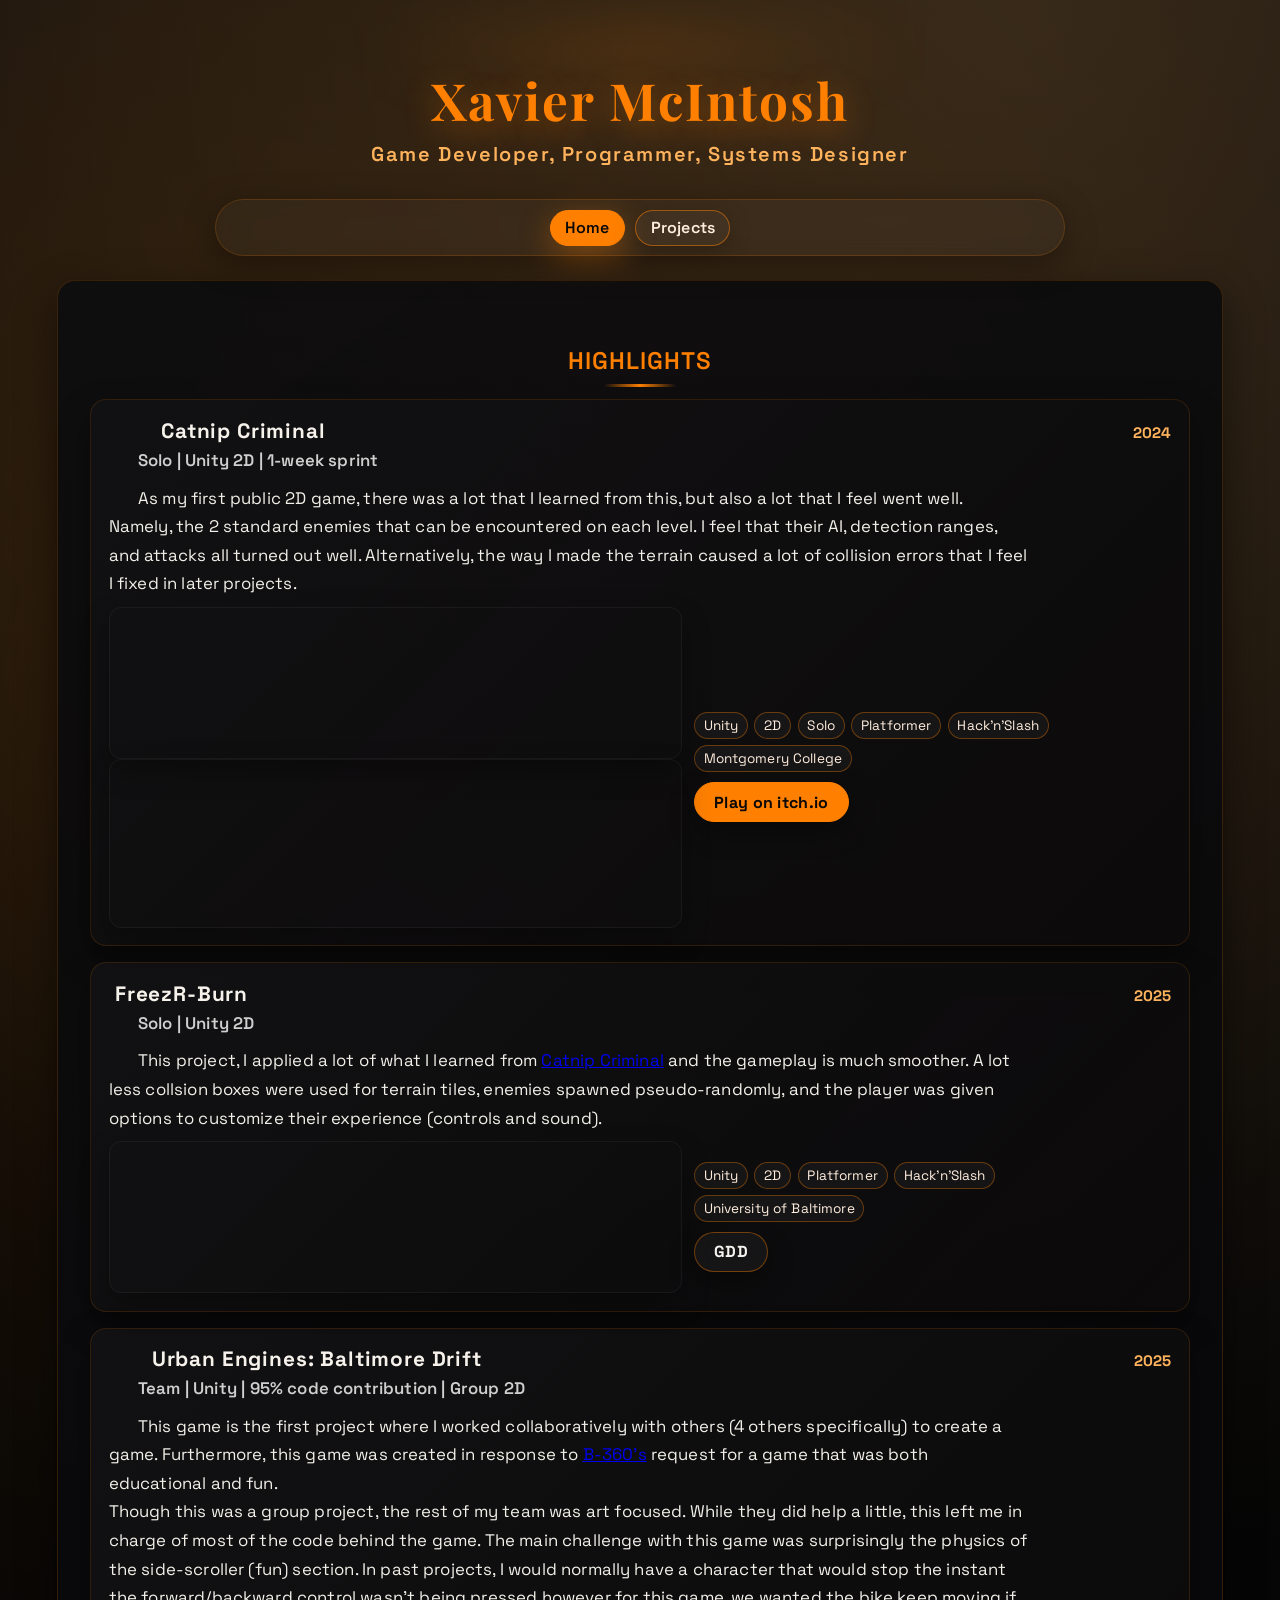
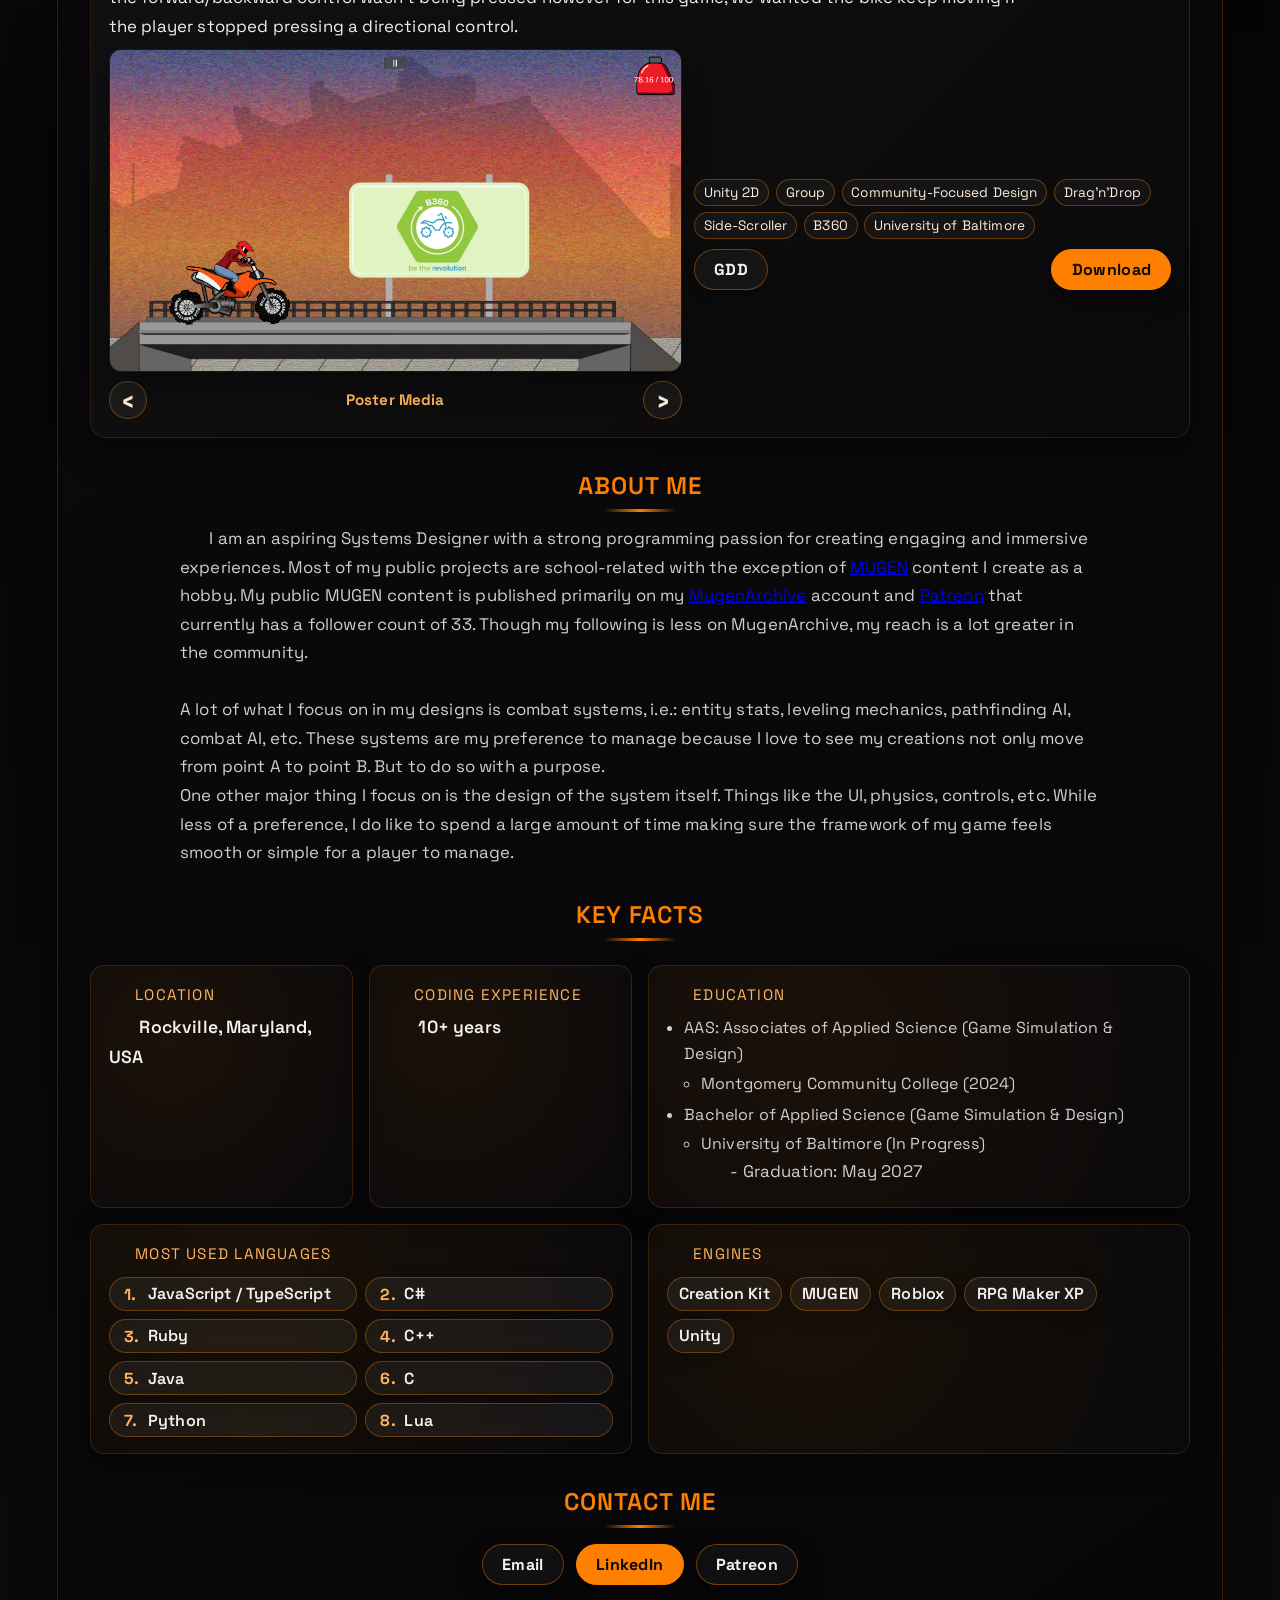
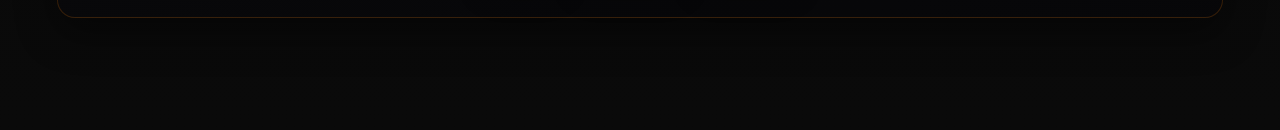
<file: index.html>
<!DOCTYPE html>
<html lang="en">
	<head>
		<meta charset="UTF-8">
		<meta name="viewport" content="width=device-width, initial-scale=1.0">
		<title>Chickennuggetprime - Home</title>
		<link rel="stylesheet" href="css/default.css">
	</head>
	<body>
		<header>
		</header>

		<nav id="main-nav"></nav>

		<main>
			<!-- Highlight 2-3 best projects here -->
			<h2 id="highlights">Highlights</h2>
			<section class="project-subsection">
				<article class="project-card">
					<div class="project-header">
						<div>
							<h4>Catnip Criminal</h4>
							<p class="project-subtitle">Solo | Unity 2D | 1-week sprint</p>
						</div>
						<span class="project-year">2024</span>
					</div>
					<p class="project-description">
						As my first public 2D game, there was a lot that I learned from this, but also a lot that I feel went well. Namely, the 2 standard enemies that can be encountered on each level. I feel that their AI, detection ranges, and attacks all turned out well. Alternatively, the way I made the terrain caused a lot of collision errors that I feel I fixed in later projects. 
					</p>
					<div class="project-body">
						<div class="project-embed">
							<div class="embed-wrap">
								<iframe src="https://www.youtube.com/embed/rdVT3jwUMQI" title="Catnip Criminal: Speedrun" frameborder="0" allow="accelerometer; autoplay; clipboard-write; encrypted-media; gyroscope; picture-in-picture; web-share" referrerpolicy="strict-origin-when-cross-origin" allowfullscreen></iframe>
							</div>
							<div class="embed-wrap">
								<iframe width="552" height="167" frameborder="0" src="https://itch.io/embed/2780071"><a href="https://chickennuggetprime.itch.io/catnip-criminal">Catnip Criminal</a></iframe>
							</div>
						</div>
						<div class="project-actions">
							<div class="project-tags">
								<span class="tag">Unity</span>
								<span class="tag">2D</span>
								<span class="tag">Solo</span>
								<span class="tag">Platformer</span>
								<span class="tag">Hack'n'Slash</span>
								<span class="tag">Montgomery College</span>
							</div>
							<a class="cta-button primary" href="https://chickennuggetprime.itch.io/catnip-criminal" target="_blank" rel="noopener noreferrer">Play on itch.io</a>
						</div>
					</div>
				</article>
				<article class="project-card">
					<div class="project-header">
						<div>
							<h4>FreezR-Burn</h4>
							<p class="project-subtitle">Solo | Unity 2D</p>
						</div>
						<span class="project-year">2025</span>
					</div>
					<p class="project-description">This project, I applied a lot of what I learned from <a href="pages/projects.html#catnip-criminal">Catnip Criminal</a> and the gameplay is much smoother. A lot less collsion boxes were used for terrain tiles, enemies spawned pseudo-randomly, and the player was given options to customize their experience (controls and sound).</p>
					<div class="project-body">
						<div class="project-embed">
							<div class="embed-wrap">
								<iframe src="https://www.youtube.com/embed/46uiu7GMymo" title="FreezR-Burn Showcase + Walkthrough" frameborder="0" allow="accelerometer; autoplay; clipboard-write; encrypted-media; gyroscope; picture-in-picture; web-share" referrerpolicy="strict-origin-when-cross-origin" allowfullscreen></iframe>
							</div>
						</div>
						<div class="project-actions">
							<div class="project-tags">
								<span class="tag">Unity</span>
								<span class="tag">2D</span>
								<span class="tag">Platformer</span>
								<span class="tag">Hack'n'Slash</span>
								<span class="tag">University of Baltimore</span>
							</div>
							<a class="cta-button" href="https://docs.google.com/document/d/1O6h6tzzwibSC8hyhrvHvFsMnS9JlAKzaH1sHQv_SZjg/edit?usp=sharing" target="_blank" rel="noopener noreferrer">GDD</a>
						</div>
					</div>
				</article>
				<article class="project-card">
					<div class="project-header">
						<div>
							<h4>Urban Engines: Baltimore Drift</h4>
							<p class="project-subtitle">Team | Unity | 95% code contribution | Group 2D</p>
						</div>
						<span class="project-year">2025</span>
					</div>
					<p class="project-description">This game is the first project where I worked collaboratively with others (4 others specifically) to create a game. Furthermore, this game was created in response to <a href="https://b360baltimore.org/" target="_blank" rel="noopener noreferrer">B-360's</a> request for a game that was both educational and fun.<br>
					Though this was a group project, the rest of my team was art focused. While they did help a little, this left me in charge of most of the code behind the game. The main challenge with this game was surprisingly the physics of the side-scroller (fun) section. In past projects, I would normally have a character that would stop the instant the forward/backward control wasn't being pressed however for this game, we wanted the bike keep moving if the player stopped pressing a directional control.
					</p>
					<div class="project-body">
						<div class="project-embed media-carousel compact-media" aria-label="Baltimore Drift media gallery">
							<div class="media-stage">
								<div class="embed-wrap media-slide is-active" data-media-title="Poster Media">
									<img class="project-image" controls preload="metadata" src="media/baltDrift.png" type="image/png"></img>
								</div>
							</div>
							<div class="media-controls" aria-label="Media gallery controls">
								<button class="media-button media-prev" type="button" aria-label="Previous media">&lsaquo;</button>
								<p class="media-caption" aria-live="polite">Poster Media</p>
								<button class="media-button media-next" type="button" aria-label="Next media">&rsaquo;</button>
							</div>
						</div>
						<div class="project-actions">
							<div class="project-tags">
								<span class="tag">Unity 2D</span>
								<span class="tag">Group</span>
								<span class="tag">Community-Focused Design</span>
								<span class="tag">Drag'n'Drop</span>
								<span class="tag">Side-Scroller</span>
								<span class="tag">B360</span>
								<span class="tag">University of Baltimore</span>
							</div>
							<a class="cta-button" href="https://docs.google.com/document/d/1xGjw3XlNns646ASQZ-5f9fw0waR5Laa9ezNbfbkbyRg/edit?usp=sharing" target="_blank" rel="noopener noreferrer">GDD</a>
							<a class="cta-button primary" href="https://github.com/PrimeNuggets/Full-Throttle--Baltimore-Drift/releases/tag/v1.1.0" target="_blank" rel="noopener noreferrer">Download</a>
						</div>
					</div>
				</article>
			</section>
			<h2 id="about">About Me</h2>
			<p>
				I am an aspiring Systems Designer with a strong programming passion for creating engaging and immersive experiences. Most of my public projects are school-related with the exception of <a href="https://www.elecbyte.com/mugendocs/mugen.html" target="_blank" rel="noopener noreferrer">MUGEN</a> content I create as a hobby. My public MUGEN content is published primarily on my <a href="https://mugenarchive.com/forums/member.php?222603-Chickennuggetprime" target="_blank" rel="noopener noreferrer">MugenArchive</a> account and <a href="patreon.com/PrimeNuggets" target="_blank" rel="noopener noreferrer">Patreon</a> that currently has a follower count of 33. Though my following is less on MugenArchive, my reach is a lot greater in the community.<br><br>

				A lot of what I focus on in my designs is combat systems, i.e.: entity stats, leveling mechanics, pathfinding AI, combat AI, etc. These systems are my preference to manage because I love to see my creations not only move from point A to point B. But to do so with a purpose.<br>
				One other major thing I focus on is the design of the system itself. Things like the UI, physics, controls, etc. While less of a preference, I do like to spend a large amount of time making sure the framework of my game feels smooth or simple for a player to manage.
			</p>
			<h2 id="facts">Key Facts</h2>
			<section class="facts-grid">
				<article class="fact-card">
					<p class="fact-label">Location</p>
					<p class="fact-value">Rockville, Maryland, USA</p>
				</article>
				<!-- Redudant Info
				<article class="fact-card">
					<p class="fact-label">Nationality</p>
					<p class="fact-value">American (birth)</p>
				</article-->
				<article class="fact-card">
					<p class="fact-label">Coding Experience</p>
					<p class="fact-value">10+ years</p>
				</article>
				<article class="fact-card wide">
					<p class="fact-label">Education</p>
					<ul class="fact-list">
						<li>
							AAS: Associates of Applied Science (Game Simulation &amp; Design)
							<ul>
								<li>Montgomery Community College (2024)</li>
							</ul>
						</li>
						<li>
							Bachelor of Applied Science (Game Simulation &amp; Design)
							<ul>
								<li>
									University of Baltimore (In Progress)
									<p>
										- Graduation: May 2027
									</p>
								</li>
							</ul>
						</li>
					</ul>
				</article>
				<article class="fact-card wide">
					<p class="fact-label">Most used languages</p>
					<ol class="pill-list ordered">
						<li>JavaScript / TypeScript</li>
						<li>C#</li>
						<!--li title="This language, while niche, is used for the majority of MUGEN-related projects">MUGEN Coding Language</li-->
						<li>Ruby</li>
						<li>C++</li>
						<li>Java</li>
						<li>C</li>
						<li>Python</li>
						<li>Lua</li>
					</ol>
				</article>
				<article class="fact-card wide">
					<p class="fact-label">Engines</p>
					<ul class="pill-list">
						<li>Creation Kit</li>
						<li>MUGEN</li>
						<li>Roblox</li>
						<li>RPG Maker XP</li>
						<li>Unity</li>
					</ul>
				</article>
			</section>
			<h2 id="contact">Contact Me</h2>
			<div class="contact-actions">
				<a class="cta-button" href="mailto:xaviernmcintosh@gmail.com">Email</a>
				<a class="cta-button primary" href="https://www.linkedin.com/in/xavier-mcintosh-23bb023a2" target="_blank" rel="noopener noreferrer">LinkedIn</a>
				<a class="cta-button" href="https://www.patreon.com/PrimeNuggets" target="_blank" rel="noopener noreferrer">Patreon</a>
			</div>
			<!-- Backstory -->
			<!-- Current Status -->
			<!-- Ideals -->
		</main>

		<footer>
		</footer>
	</body>
	<script src='js/headingLoader.js'></script>
	<script src='js/navLoader.js'></script>
</html>
</file>
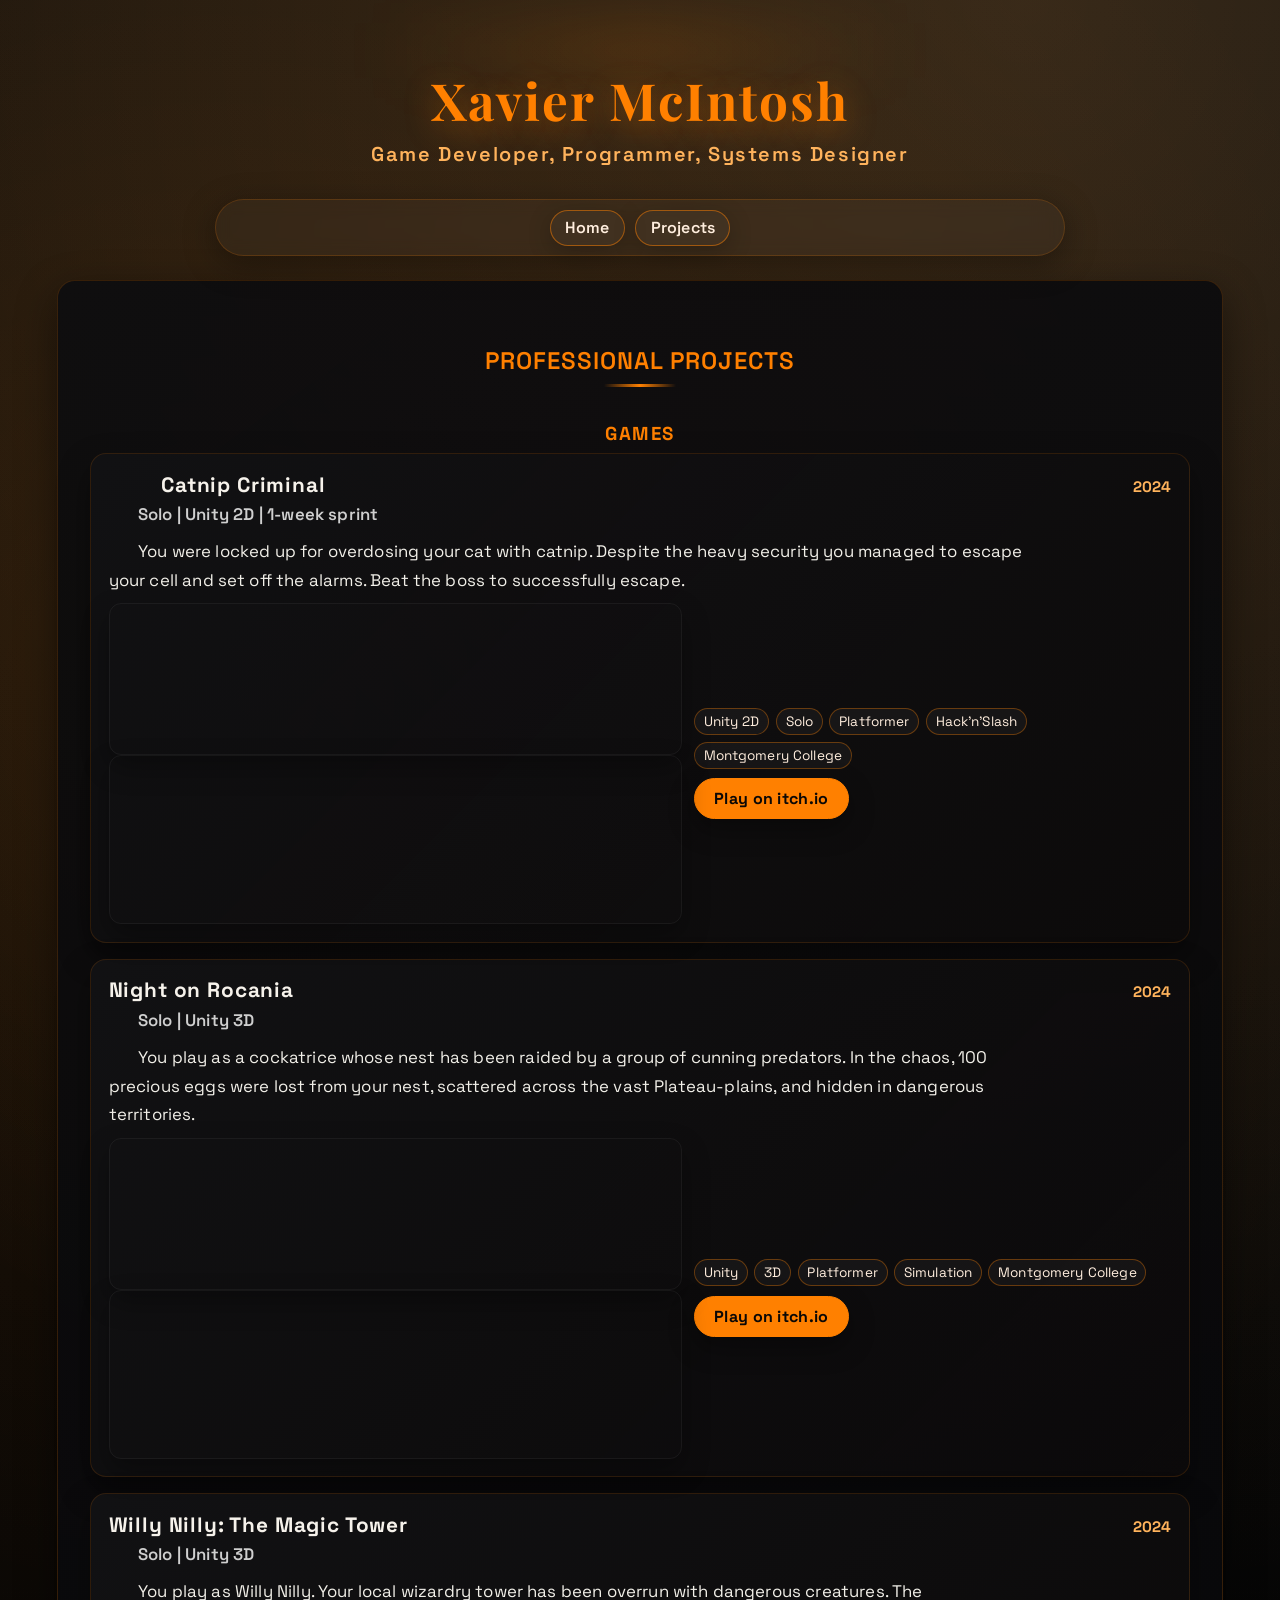
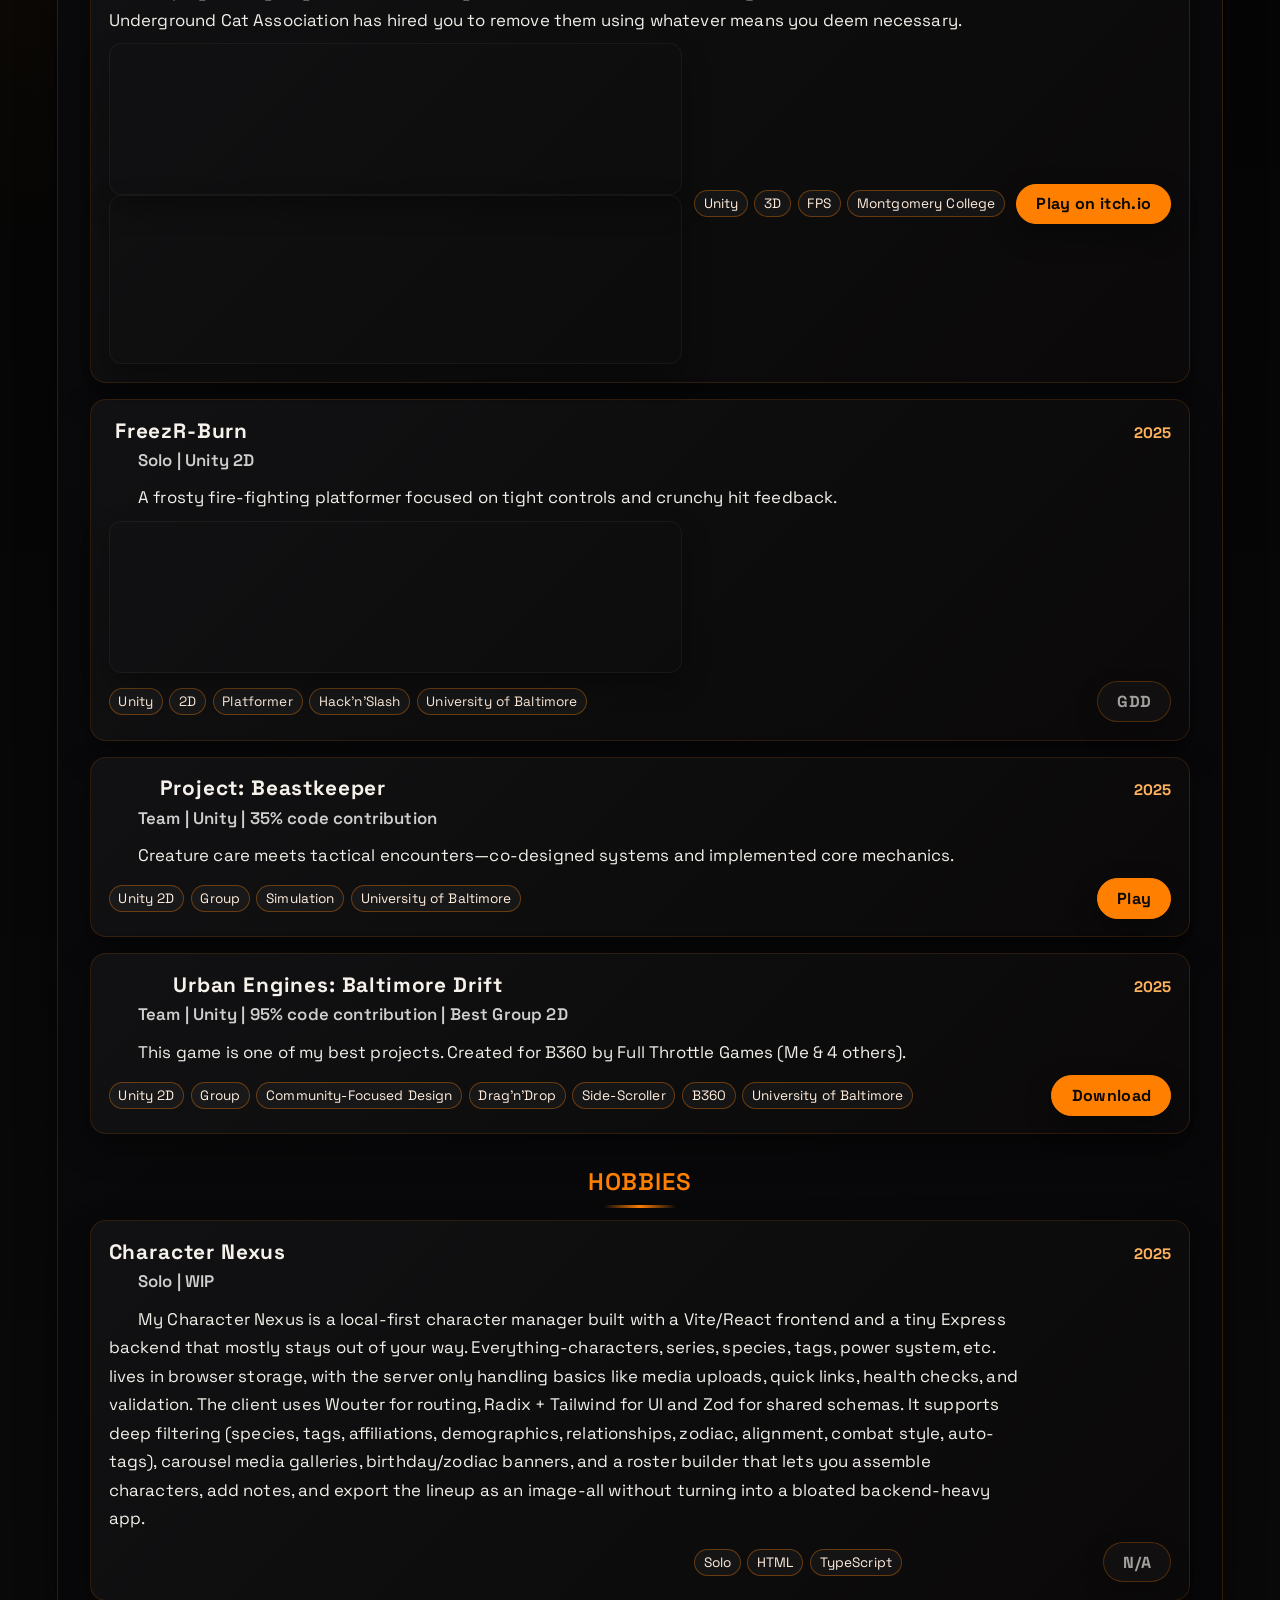
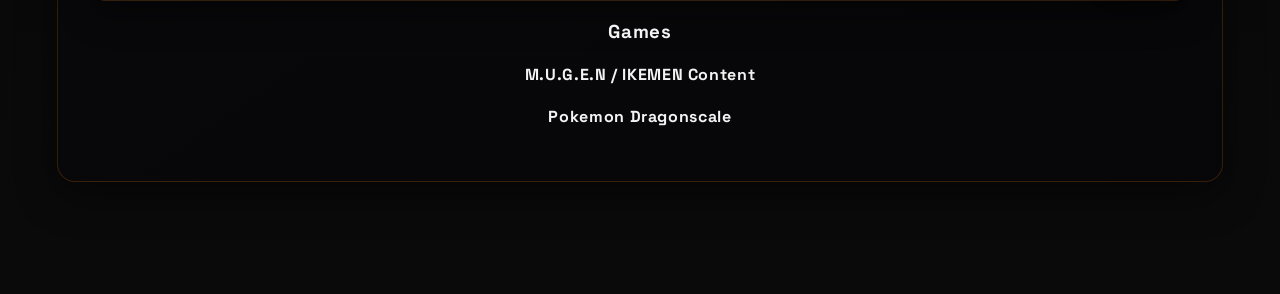
<file: pages/digital.html>
<!DOCTYPE html>
<html lang="en">
	<head>
		<meta charset="UTF-8">
		<meta name="viewport" content="width=device-width, initial-scale=1.0">
		<title>Chickennuggetprime - Digital Works</title>
		<link rel="stylesheet" href="../css/default.css">
	</head>
	<body>
		<header>
		</header>

		<nav id="main-nav"></nav>

		<main>
			<h2>Professional Projects</h2>
			<section class="projects-grid">
				<article class="project-section">
					<h3>Games</h3>
					<section class="project-subsection">
						<article class="project-card">
							<div class="project-header">
								<div>
									<h4>Catnip Criminal</h4>
									<p class="project-subtitle">Solo | Unity 2D | 1-week sprint</p>
								</div>
								<span class="project-year">2024</span>
							</div>
							<p class="project-description">You were locked up for overdosing your cat with catnip. Despite the heavy security you managed to escape your cell and set off the alarms. Beat the boss to successfully escape.</p>
							<div class="project-body">
								<div class="project-embed">
									<div class="embed-wrap">
										<iframe src="https://www.youtube.com/embed/rdVT3jwUMQI" title="Catnip Criminal: Speedrun" frameborder="0" allow="accelerometer; autoplay; clipboard-write; encrypted-media; gyroscope; picture-in-picture; web-share" referrerpolicy="strict-origin-when-cross-origin" allowfullscreen></iframe>
									</div>
									<div class="embed-wrap">
										<iframe width="552" height="167" frameborder="0" src="https://itch.io/embed/2780071"><a href="https://chickennuggetprime.itch.io/catnip-criminal">Catnip Criminal</a></iframe>
									</div>
								</div>
								<div class="project-actions">
									<div class="project-tags">
										<span class="tag">Unity 2D</span>
										<span class="tag">Solo</span>
										<span class="tag">Platformer</span>
										<span class="tag">Hack'n'Slash</span>
										<span class="tag">Montgomery College</span>
									</div>
									<a class="cta-button primary" href="https://chickennuggetprime.itch.io/catnip-criminal" target="_blank" rel="noopener noreferrer">Play on itch.io</a>
								</div>
							</div>
						</article>
						<article class="project-card">
							<div class="project-header">
								<div>
									<h4>Night on Rocania</h4>
									<p class="project-subtitle">Solo | Unity 3D</p>
								</div>
								<span class="project-year">2024</span>
							</div>
							<p class="project-description">You play as a cockatrice whose nest has been raided by a group of cunning predators. In the chaos, 100 precious eggs were lost from your nest, scattered across the vast Plateau-plains, and hidden in dangerous territories.</p>
							<div class="project-body">
								<div class="project-embed">
									<div class="embed-wrap">
										<iframe src="https://www.youtube.com/embed/ZhfxlDQFxYQ" title="Night On Rocania Trailer" frameborder="0" allow="accelerometer; autoplay; clipboard-write; encrypted-media; gyroscope; picture-in-picture; web-share" referrerpolicy="strict-origin-when-cross-origin" allowfullscreen></iframe>
									</div>
									<div class="embed-wrap">
										<iframe frameborder="0" src="https://itch.io/embed/2993173" width="552" height="167"><a href="https://chickennuggetprime.itch.io/night-on-rocania">Night on Rocania</a></iframe>
									</div>
								</div>
								<div class="project-actions">
									<div class="project-tags">
										<span class="tag">Unity</span>
										<span class="tag">3D</span>
										<span class="tag">Platformer</span>
										<span class="tag">Simulation</span>
										<span class="tag">Montgomery College</span>
									</div>
									<a class="cta-button primary" href="https://chickennuggetprime.itch.io/night-on-rocania" target="_blank" rel="noopener noreferrer">Play on itch.io</a>
								</div>
							</div>
						</article>
						<article class="project-card">
							<div class="project-header">
								<div>
									<h4>Willy Nilly: The Magic Tower</h4>
									<p class="project-subtitle">Solo | Unity 3D</p>
								</div>
								<span class="project-year">2024</span>
							</div>
							<p class="project-description">You play as Willy Nilly. Your local wizardry tower has been overrun with dangerous creatures. The Underground Cat Association has hired you to remove them using whatever means you deem necessary.</p>
							<div class="project-body">
								<div class="project-embed">
									<div class="embed-wrap">
										<iframe src="https://www.youtube.com/embed/2E2EF7F0fN8" title="Willy Nilly: The Magic Tower Walkthrough" frameborder="0" allow="accelerometer; autoplay; clipboard-write; encrypted-media; gyroscope; picture-in-picture; web-share" referrerpolicy="strict-origin-when-cross-origin" allowfullscreen></iframe>
									</div>
									<div class="embed-wrap">
										<iframe width="552" height="167" frameborder="0" src="https://itch.io/embed/3047687"><a href="https://chickennuggetprime.itch.io/willy-nilly-the-magic-tower">Willy Nilly: The Magic Tower</a></iframe>
									</div>
								</div>
								<div class="project-actions">
									<div class="project-tags">
										<span class="tag">Unity</span>
										<span class="tag">3D</span>
										<span class="tag">FPS</span>
										<span class="tag">Montgomery College</span>
									</div>
									<a class="cta-button primary" href="https://chickennuggetprime.itch.io/willy-nilly-the-magic-tower" target="_blank" rel="noopener noreferrer">Play on itch.io</a>
								</div>
							</div>
						</article>
						<article class="project-card">
							<div class="project-header">
								<div>
									<h4>FreezR-Burn</h4>
									<p class="project-subtitle">Solo | Unity 2D</p>
								</div>
								<span class="project-year">2025</span>
							</div>
							<p class="project-description">A frosty fire-fighting platformer focused on tight controls and crunchy hit feedback.</p>
							<div class="project-body">
								<div class="project-embed">
									<div class="embed-wrap">
										<iframe src="https://www.youtube.com/embed/46uiu7GMymo" title="FreezR-Burn Showcase + Walkthrough" frameborder="0" allow="accelerometer; autoplay; clipboard-write; encrypted-media; gyroscope; picture-in-picture; web-share" referrerpolicy="strict-origin-when-cross-origin" allowfullscreen></iframe>
									</div>
								</div>
							</div>
							<div class="project-actions">
								<div class="project-tags">
									<span class="tag">Unity</span>
									<span class="tag">2D</span>
									<span class="tag">Platformer</span>
									<span class="tag">Hack'n'Slash</span>
									<span class="tag">University of Baltimore</span>
								</div>
								<span class="cta-button disabled">GDD</span>
							</div>
						</article>
						<article class="project-card">
							<div class="project-header">
								<div>
									<h4>Project: Beastkeeper</h4>
									<p class="project-subtitle">Team | Unity | 35% code contribution</p>
								</div>
								<span class="project-year">2025</span>
							</div>
							<p class="project-description">Creature care meets tactical encounters—co-designed systems and implemented core mechanics.</p>
							<div class="project-actions">
								<div class="project-tags">
									<span class="tag">Unity 2D</span>
									<span class="tag">Group</span>
									<span class="tag">Simulation</span>
									<span class="tag">University of Baltimore</span>
								</div>
								<a class="cta-button primary" href="https://play.unity.com/en/games/d7736052-0ee6-4738-815e-61d0624f2ee2/projectbeastkeeperweb" target="_blank" rel="noopener noreferrer">Play</a>
							</div>
						</article>
						<article class="project-card">
							<div class="project-header">
								<div>
									<h4>Urban Engines: Baltimore Drift</h4>
									<p class="project-subtitle">Team | Unity | 95% code contribution | Best Group 2D</p>
								</div>
								<span class="project-year">2025</span>
							</div>
							<p class="project-description">This game is one of my best projects. Created for B360 by Full Throttle Games (Me & 4 others).</p>
							<div class="project-actions">
								<div class="project-tags">
									<span class="tag">Unity 2D</span>
									<span class="tag">Group</span>
									<span class="tag">Community-Focused Design</span>
									<span class="tag">Drag'n'Drop</span>
									<span class="tag">Side-Scroller</span>
									<span class="tag">B360</span>
									<span class="tag">University of Baltimore</span>
								</div>
								<a class="cta-button primary" href="https://github.com/PrimeNuggets/Full-Throttle--Baltimore-Drift/releases/tag/v1.1.0" target="_blank" rel="noopener noreferrer">Download</a>
							</div>
						</article>
					</section>
				</article>
			</section>
			
			<h2>Hobbies</h2>
			<!--h3>Character Nexus</h3-->
			<section class="project-subsection">
				<article class="project-card">
					<div class="project-header">
						<div>
							<h4>Character Nexus</h4>
							<p class="project-subtitle">Solo | WIP</p>
						</div>
						<span class="project-year">2025</span>
					</div>
					<p class="project-description">My Character Nexus is a local-first character manager built with a Vite/React frontend and a tiny Express backend that mostly stays out of your way. Everything-characters, series, species, tags, power system, etc. lives in browser storage, with the server only handling basics like media uploads, quick links, health checks, and validation. The client uses Wouter for routing, Radix + Tailwind for UI and Zod for shared schemas. It supports deep filtering (species, tags, affiliations, demographics, relationships, zodiac, alignment, combat style, auto-tags), carousel media galleries, birthday/zodiac banners, and a roster builder that lets you assemble characters, add notes, and export the lineup as an image-all without turning into a bloated backend-heavy app.
					</p>
					<div class="project-body">
						<div class="project-embed">
							<!--div class="embed-wrap">
								<iframe src="https://www.youtube.com/embed/rdVT3jwUMQI" title="Catnip Criminal: Speedrun" frameborder="0" allow="accelerometer; autoplay; clipboard-write; encrypted-media; gyroscope; picture-in-picture; web-share" referrerpolicy="strict-origin-when-cross-origin" allowfullscreen></iframe>
							</div>
							<div class="embed-wrap">
								<iframe width="552" height="167" frameborder="0" src="https://itch.io/embed/2780071"><a href="https://chickennuggetprime.itch.io/catnip-criminal">Catnip Criminal</a></iframe>
							</div-->
						</div>
						<div class="project-actions">
							<div class="project-tags">
								<span class="tag">Solo</span>
								<span class="tag">HTML</span>
								<span class="tag">TypeScript</span>
							</div>
							<a class="cta-button disabled" target="_blank" rel="noopener noreferrer">N/A</a>
						</div>
					</div>
				</article>
			</section>
			<!-- Created as a personal world development tracker -->
			<h3>Games</h3>
			<h4>M.U.G.E.N / IKEMEN Content</h4>
			<!-- Scratch Creations: Raven, Rias, Wonder Woman -->
			<!-- Edits: Batman, Goku, Vegeta, Flash, Naruto, Ruby, Ryuko -->
			<h4>Pokemon Dragonscale</h4>
			<!-- Never to be released -->
			<!-- Original content: Nebulyrm -->
		</main>

		<footer>
		</footer>
	</body>
	<script src='../js/headingLoader.js'></script>
	<script src='../js/navLoader.js'></script>
</html>
</file>
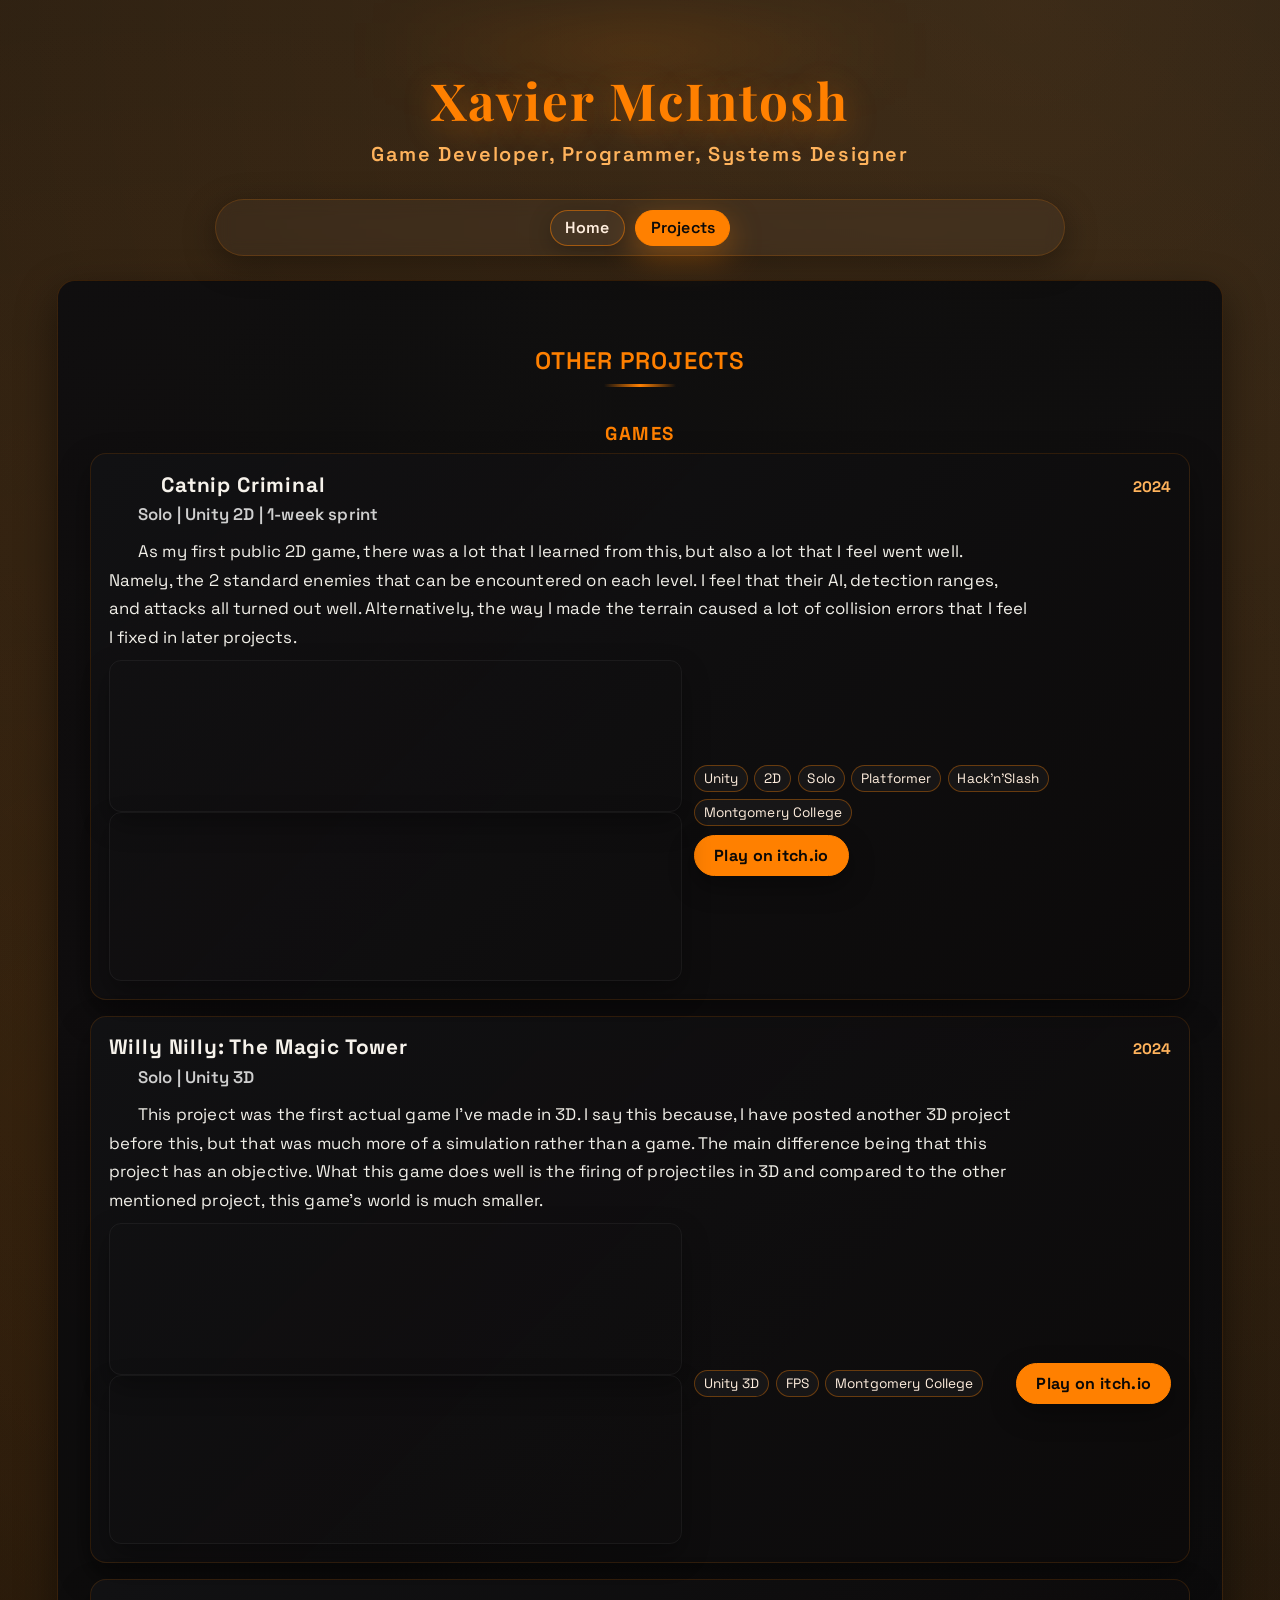
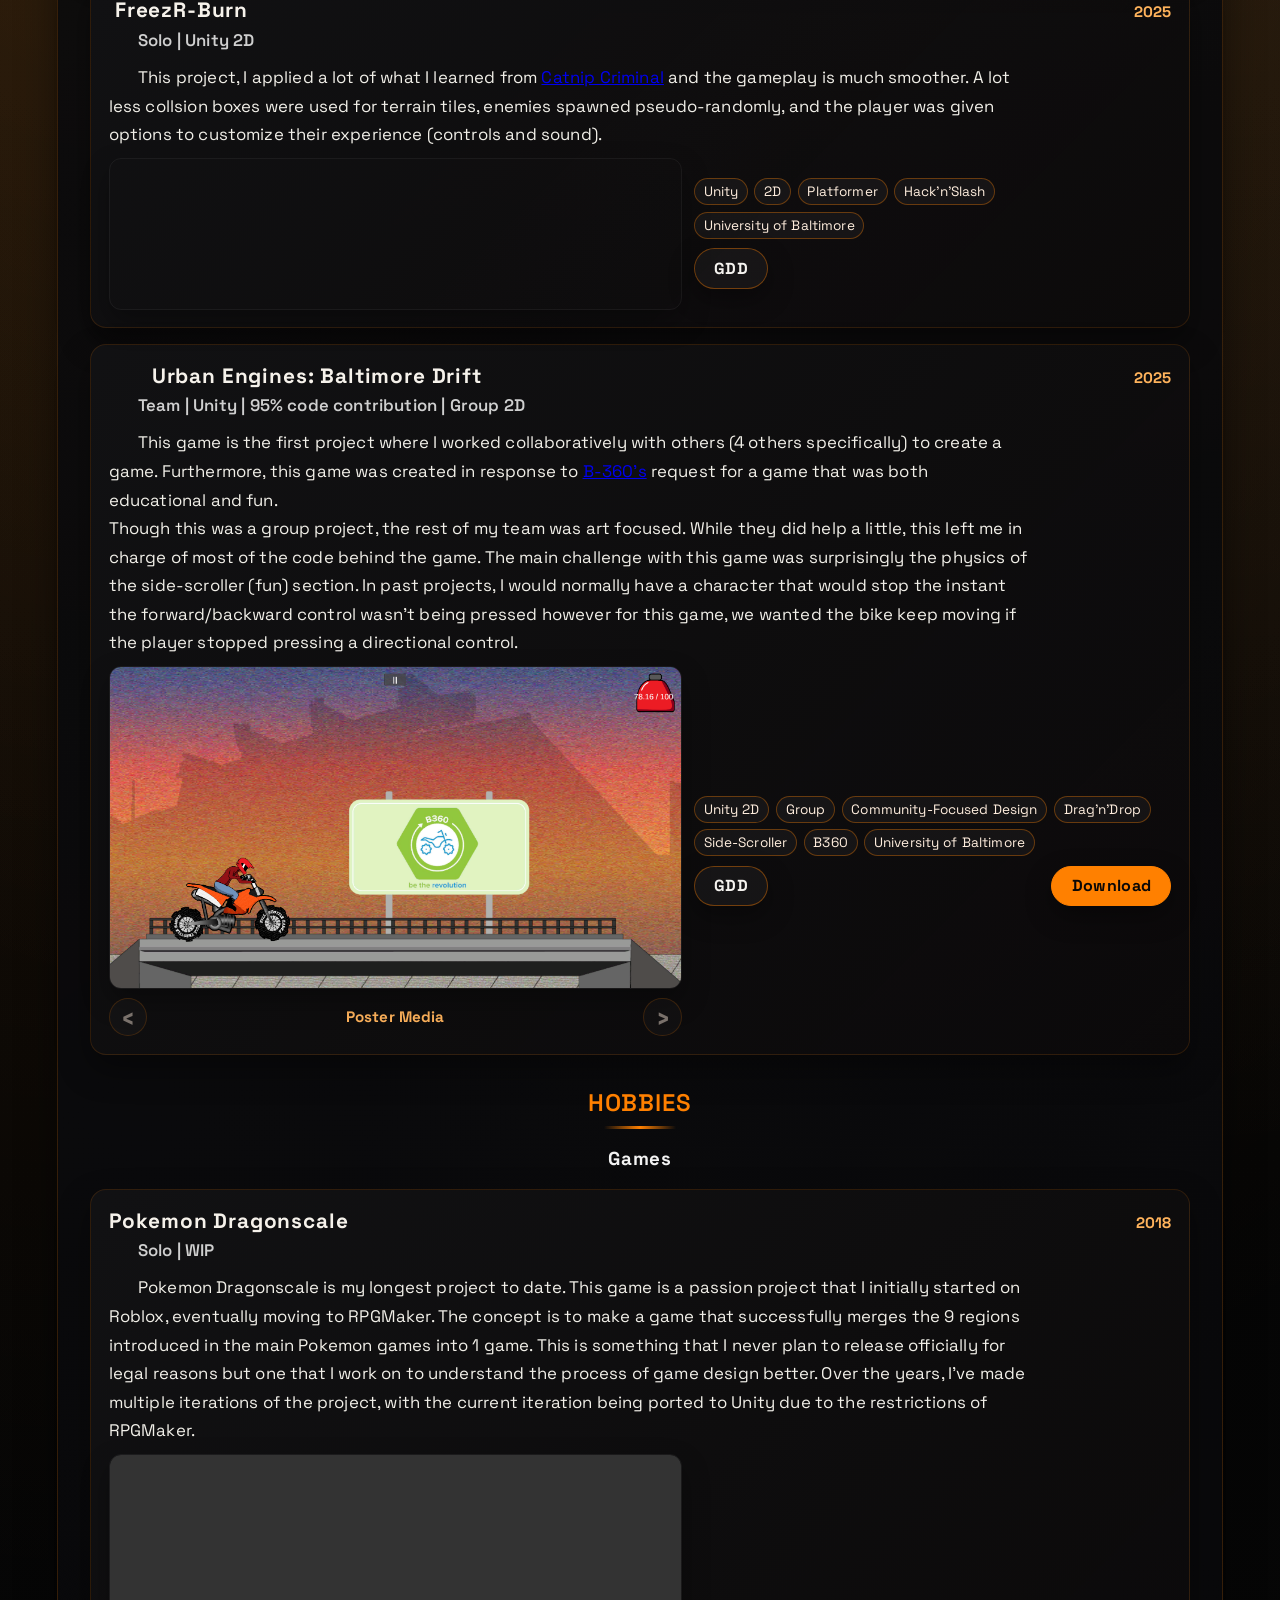
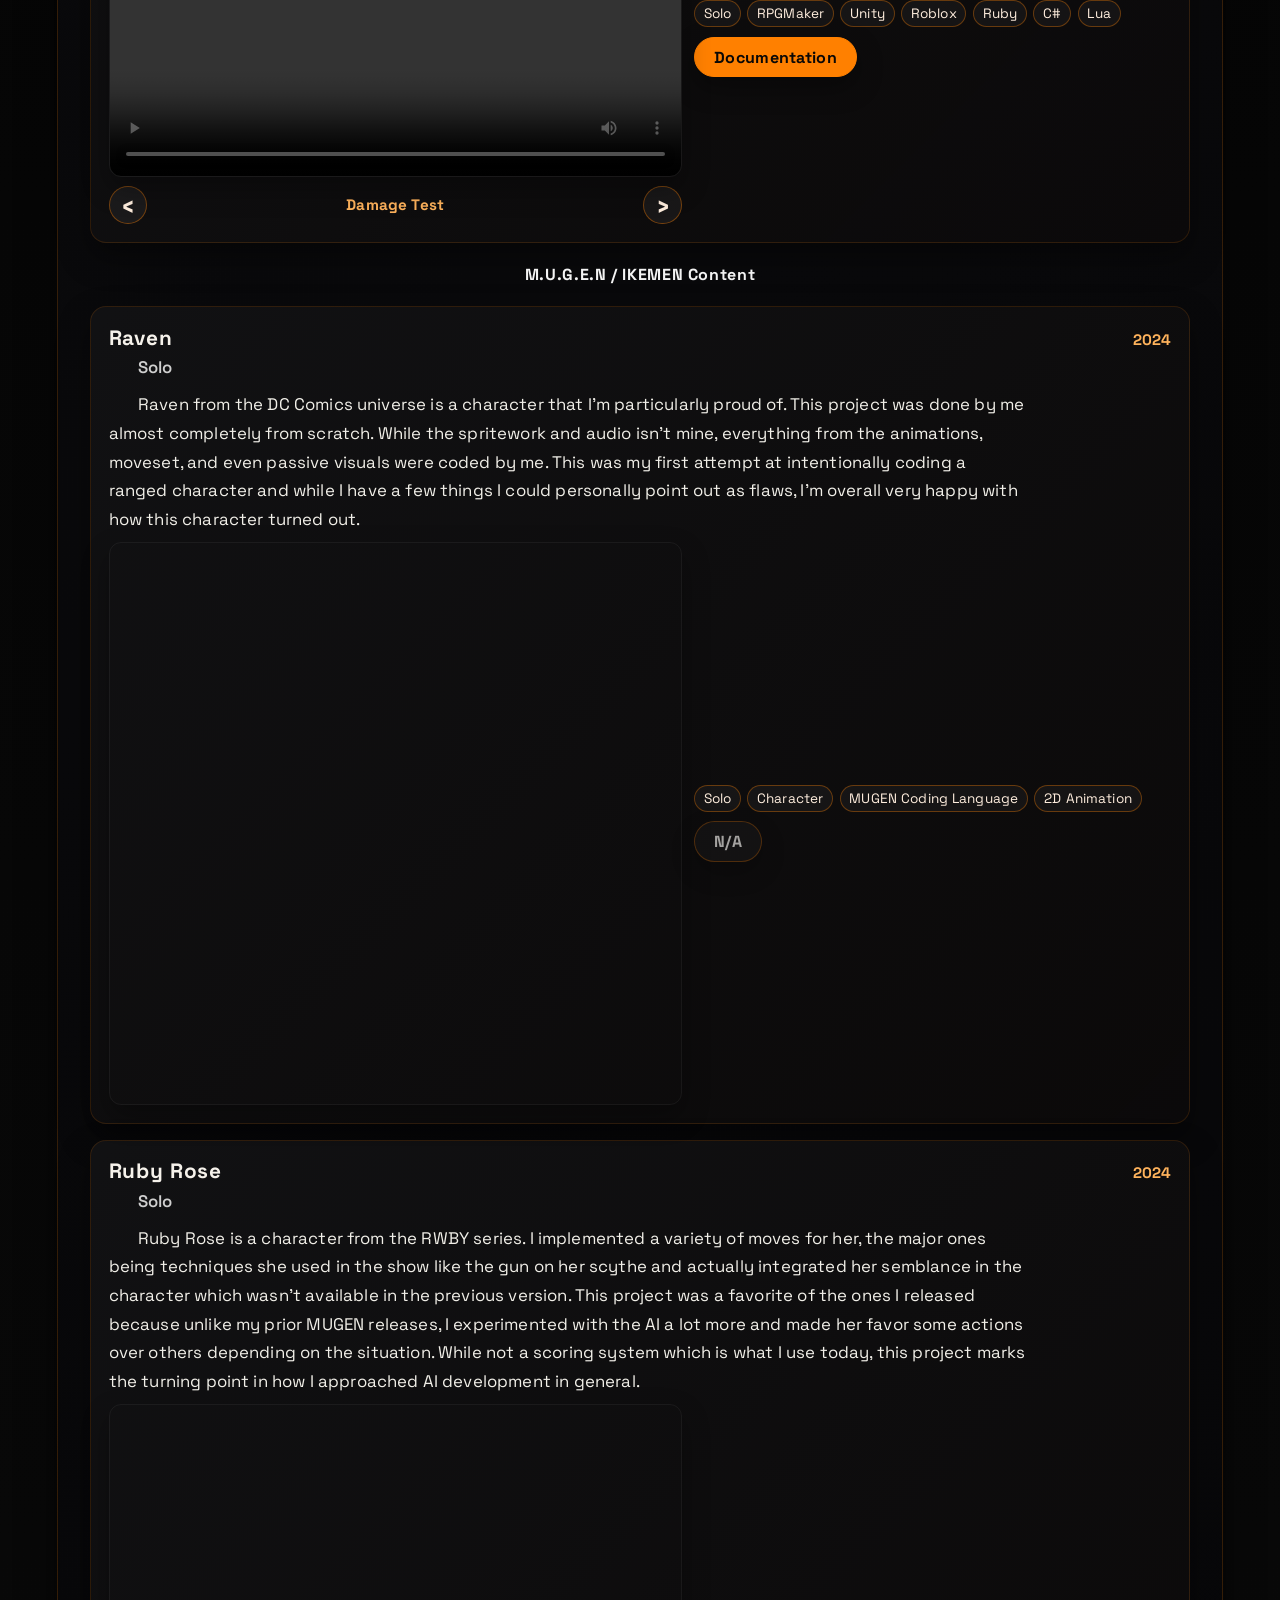
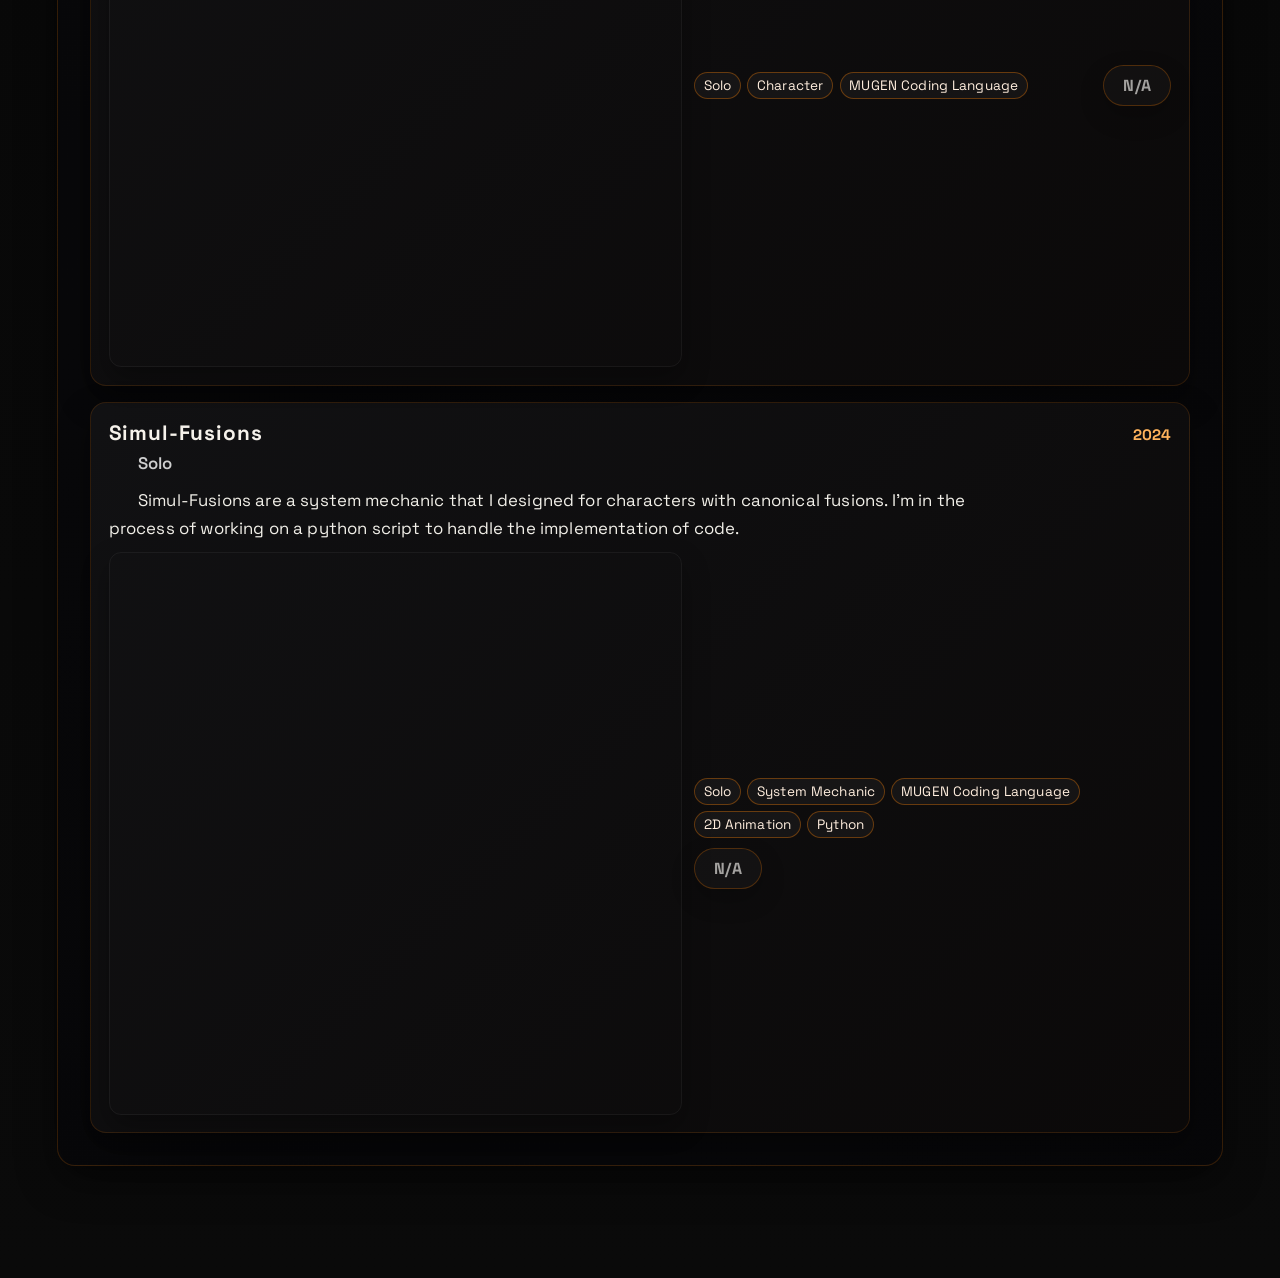
<file: pages/projects.html>
<!DOCTYPE html>
<html lang="en">
	<head>
		<meta charset="UTF-8">
		<meta name="viewport" content="width=device-width, initial-scale=1.0">
		<title>Chickennuggetprime - Digital Works</title>
		<link rel="stylesheet" href="../css/default.css">
	</head>
	<body>
		<header>
		</header>

		<nav id="main-nav"></nav>

		<main>
			<h2>Other Projects</h2>
			<section class="projects-grid">
				<article class="project-section">
					<h3>Games</h3>
					<section class="project-subsection">
						<article class="project-card">
							<div class="project-header" id="catnip-criminal">
								<div>
									<h4>Catnip Criminal</h4>
									<p class="project-subtitle">Solo | Unity 2D | 1-week sprint</p>
								</div>
								<span class="project-year">2024</span>
							</div>
							<p class="project-description">As my first public 2D game, there was a lot that I learned from this, but also a lot that I feel went well. Namely, the 2 standard enemies that can be encountered on each level. I feel that their AI, detection ranges, and attacks all turned out well. Alternatively, the way I made the terrain caused a lot of collision errors that I feel I fixed in later projects.</p>
							<div class="project-body">
								<div class="project-embed">
									<div class="embed-wrap">
										<iframe src="https://www.youtube.com/embed/rdVT3jwUMQI" title="Catnip Criminal: Speedrun" frameborder="0" allow="accelerometer; autoplay; clipboard-write; encrypted-media; gyroscope; picture-in-picture; web-share" referrerpolicy="strict-origin-when-cross-origin" allowfullscreen></iframe>
									</div>
									<div class="embed-wrap">
										<iframe width="552" height="167" frameborder="0" src="https://itch.io/embed/2780071"><a href="https://chickennuggetprime.itch.io/catnip-criminal">Catnip Criminal</a></iframe>
									</div>
								</div>
								<div class="project-actions">
									<div class="project-tags">
										<span class="tag">Unity</span>
										<span class="tag">2D</span>
										<span class="tag">Solo</span>
										<span class="tag">Platformer</span>
										<span class="tag">Hack'n'Slash</span>
										<span class="tag">Montgomery College</span>
									</div>
									<a class="cta-button primary" href="https://chickennuggetprime.itch.io/catnip-criminal" target="_blank" rel="noopener noreferrer">Play on itch.io</a>
								</div>
							</div>
						</article>
						<article class="project-card">
							<div class="project-header">
								<div>
									<h4>Willy Nilly: The Magic Tower</h4>
									<p class="project-subtitle">Solo | Unity 3D</p>
								</div>
								<span class="project-year">2024</span>
							</div>
							<p class="project-description">This project was the first actual game I've made in 3D. I say this because, I have posted another 3D project before this, but that was much more of a simulation rather than a game. The main difference being that this project has an objective. What this game does well is the firing of projectiles in 3D and compared to the other mentioned project, this game's world is much smaller.</p>
							<div class="project-body">
								<div class="project-embed">
									<div class="embed-wrap">
										<iframe src="https://www.youtube.com/embed/2E2EF7F0fN8" title="Willy Nilly: The Magic Tower Walkthrough" frameborder="0" allow="accelerometer; autoplay; clipboard-write; encrypted-media; gyroscope; picture-in-picture; web-share" referrerpolicy="strict-origin-when-cross-origin" allowfullscreen></iframe>
									</div>
									<div class="embed-wrap">
										<iframe width="552" height="167" frameborder="0" src="https://itch.io/embed/3047687"><a href="https://chickennuggetprime.itch.io/willy-nilly-the-magic-tower">Willy Nilly: The Magic Tower</a></iframe>
									</div>
								</div>
								<div class="project-actions">
									<div class="project-tags">
										<span class="tag">Unity 3D</span>
										<span class="tag">FPS</span>
										<span class="tag">Montgomery College</span>
									</div>
									<a class="cta-button primary" href="https://chickennuggetprime.itch.io/willy-nilly-the-magic-tower" target="_blank" rel="noopener noreferrer">Play on itch.io</a>
								</div>
							</div>
						</article>
						<article class="project-card">
							<div class="project-header">
								<div>
									<h4>FreezR-Burn</h4>
									<p class="project-subtitle">Solo | Unity 2D</p>
								</div>
								<span class="project-year">2025</span>
							</div>
							<p class="project-description">This project, I applied a lot of what I learned from <a href="#catnip-criminal">Catnip Criminal</a> and the gameplay is much smoother. A lot less collsion boxes were used for terrain tiles, enemies spawned pseudo-randomly, and the player was given options to customize their experience (controls and sound).</p>
							<div class="project-body">
								<div class="project-embed">
									<div class="embed-wrap">
										<iframe src="https://www.youtube.com/embed/46uiu7GMymo" title="FreezR-Burn Showcase + Walkthrough" frameborder="0" allow="accelerometer; autoplay; clipboard-write; encrypted-media; gyroscope; picture-in-picture; web-share" referrerpolicy="strict-origin-when-cross-origin" allowfullscreen></iframe>
									</div>
								</div>
								<div class="project-actions">
									<div class="project-tags">
										<span class="tag">Unity</span>
										<span class="tag">2D</span>
										<span class="tag">Platformer</span>
										<span class="tag">Hack'n'Slash</span>
										<span class="tag">University of Baltimore</span>
									</div>
									<a class="cta-button" href="https://docs.google.com/document/d/1O6h6tzzwibSC8hyhrvHvFsMnS9JlAKzaH1sHQv_SZjg/edit?usp=sharing" target="_blank" rel="noopener noreferrer">GDD</a>
								</div>
							</div>
						</article>
						<!--article class="project-card">
							<div class="project-header">
								<div>
									<h4>Project: Beastkeeper</h4>
									<p class="project-subtitle">Team | Unity | 35% code contribution</p>
								</div>
								<span class="project-year">2025</span>
							</div>
							<p class="project-description">Creature care meets tactical encounters—co-designed systems and implemented core mechanics.</p>
							<div class="project-actions">
								<div class="project-tags">
									<span class="tag">Unity 2D</span>
									<span class="tag">Group</span>
									<span class="tag">Simulation</span>
									<span class="tag">University of Baltimore</span>
								</div>
								<a class="cta-button primary" href="https://play.unity.com/en/games/d7736052-0ee6-4738-815e-61d0624f2ee2/projectbeastkeeperweb" target="_blank" rel="noopener noreferrer">Play</a>
							</div>
						</article-->
						<article class="project-card">
							<div class="project-header">
								<div>
									<h4>Urban Engines: Baltimore Drift</h4>
									<p class="project-subtitle">Team | Unity | 95% code contribution | Group 2D</p>
								</div>
								<span class="project-year">2025</span>
							</div>
							<p class="project-description">This game is the first project where I worked collaboratively with others (4 others specifically) to create a game. Furthermore, this game was created in response to <a href="https://b360baltimore.org/" target="_blank" rel="noopener noreferrer">B-360's</a> request for a game that was both educational and fun.<br>
							Though this was a group project, the rest of my team was art focused. While they did help a little, this left me in charge of most of the code behind the game. The main challenge with this game was surprisingly the physics of the side-scroller (fun) section. In past projects, I would normally have a character that would stop the instant the forward/backward control wasn't being pressed however for this game, we wanted the bike keep moving if the player stopped pressing a directional control.
							</p>
							<div class="project-body">
								<div class="project-embed media-carousel compact-media" aria-label="Baltimore Drift media gallery">
									<div class="media-stage">
										<div class="embed-wrap media-slide is-active" data-media-title="Poster Media">
											<img class="project-image" controls preload="metadata" src="../media/baltDrift.png" type="image/png"></img>
										</div>
									</div>
									<div class="media-controls" aria-label="Media gallery controls">
										<button class="media-button media-prev" type="button" aria-label="Previous media">&lsaquo;</button>
										<p class="media-caption" aria-live="polite">Poster Media</p>
										<button class="media-button media-next" type="button" aria-label="Next media">&rsaquo;</button>
									</div>
								</div>
								<div class="project-actions">
									<div class="project-tags">
										<span class="tag">Unity 2D</span>
										<span class="tag">Group</span>
										<span class="tag">Community-Focused Design</span>
										<span class="tag">Drag'n'Drop</span>
										<span class="tag">Side-Scroller</span>
										<span class="tag">B360</span>
										<span class="tag">University of Baltimore</span>
									</div>
									<a class="cta-button" href="https://docs.google.com/document/d/1xGjw3XlNns646ASQZ-5f9fw0waR5Laa9ezNbfbkbyRg/edit?usp=sharing" target="_blank" rel="noopener noreferrer">GDD</a>
									<a class="cta-button primary" href="https://github.com/PrimeNuggets/Full-Throttle--Baltimore-Drift/releases/tag/v1.1.0" target="_blank" rel="noopener noreferrer">Download</a>
								</div>
							</div>
						</article>
						<!--article class="project-card">
							<div class="project-header">
								<div>
									<h4>VR Project</h4>
									<p class="project-subtitle">Team | Unity | 60% code contribution</p>
								</div>
								<span class="project-year">2026/span>
							</div>
							<p class="project-description">Creature care meets tactical encounters—co-designed systems and implemented core mechanics.</p>
							<div class="project-actions">
								<div class="project-tags">
									<span class="tag">Unity 3D</span>
									<span class="tag">Group</span>
									<span class="tag">Tower Defense</span>
									<span class="tag">VR</span>
									<span class="tag">University of Baltimore</span>
								</div>
								<a class="cta-button primary" href="https://play.unity.com/en/games/d7736052-0ee6-4738-815e-61d0624f2ee2/projectbeastkeeperweb" target="_blank" rel="noopener noreferrer">Play</a>
							</div>
						</article-->
					</section>
				</article>
			</section>
			
			<h2>Hobbies</h2>
			<!--h3>Character Nexus</h3-->
			<!--section class="project-subsection">
				<article class="project-card">
					<div class="project-header">
						<div>
							<h4>Character Nexus</h4>
							<p class="project-subtitle">Solo | AI-Assisted | WIP</p>
						</div>
						<span class="project-year">2025</span>
					</div>
					<p class="project-description">My Character Nexus is a local-first character manager built with a Vite/React frontend and a tiny Express backend that mostly stays out of your way. Everything-characters, series, species, tags, power system, etc. lives in browser storage, with the server only handling basics like media uploads, quick links, health checks, and validation. The client uses Wouter for routing, Radix + Tailwind for UI and Zod for shared schemas. It supports deep filtering (species, tags, affiliations, demographics, relationships, zodiac, alignment, combat style, auto-tags), carousel media galleries, birthday/zodiac banners, and a roster builder that lets you assemble characters, add notes, and export the lineup as an image-all without turning into a bloated backend-heavy app.
					</p>
					<div class="project-body">
						<div class="project-embed">
							<div class="embed-wrap">
								<iframe src="https://www.youtube.com/embed/rdVT3jwUMQI" title="Catnip Criminal: Speedrun" frameborder="0" allow="accelerometer; autoplay; clipboard-write; encrypted-media; gyroscope; picture-in-picture; web-share" referrerpolicy="strict-origin-when-cross-origin" allowfullscreen></iframe>
							</div>
							<div class="embed-wrap">
								<iframe width="552" height="167" frameborder="0" src="https://itch.io/embed/2780071"><a href="https://chickennuggetprime.itch.io/catnip-criminal">Catnip Criminal</a></iframe>
							</div>
						</div>
						<div class="project-actions">
							<div class="project-tags">
								<span class="tag">Solo</span>
								<span class="tag">HTML</span>
								<span class="tag">TypeScript</span>
							</div>
							<a class="cta-button disabled" target="_blank" rel="noopener noreferrer">N/A</a>
						</div>
					</div>
				</article>
			</section-->
			<!-- Created as a personal world development tracker -->
			<h3>Games</h3>
			<section class="project-subsection">
				<article class="project-card">
					<div class="project-header">
						<div>
							<h4>Pokemon Dragonscale</h4>
							<p class="project-subtitle">Solo | WIP</p>
						</div>
						<span class="project-year">2018</span>
					</div>
					<p class="project-description">Pokemon Dragonscale is my longest project to date. This game is a passion project that I initially started on Roblox, eventually moving to RPGMaker. The concept is to make a game that successfully merges the 9 regions introduced in the main Pokemon games into 1 game. This is something that I never plan to release officially for legal reasons but one that I work on to understand the process of game design better. Over the years, I've made multiple iterations of the project, with the current iteration being ported to Unity due to the restrictions of RPGMaker.
					</p>
					<div class="project-body">
						<div class="project-embed media-carousel" aria-label="Pokemon Dragonscale media gallery">
							<div class="media-stage">
								<div class="embed-wrap media-slide is-active" data-media-title="Damage Test">
									<video class="project-video" controls preload="metadata">
										<source src="../media/pkmnDragonscale_5312026.mp4" type="video/mp4">
										Your browser does not support the video tag.
									</video>
								</div>
								<div class="embed-wrap media-slide" data-media-title="Encounter Test">
									<video class="project-video" controls preload="metadata">
										<source src="../media/pkmnDragonscale.mp4" type="video/mp4">
										Your browser does not support the video tag.
									</video>
								</div>
							</div>
							<div class="media-controls" aria-label="Media gallery controls">
								<button class="media-button media-prev" type="button" aria-label="Previous media">&lsaquo;</button>
								<p class="media-caption" aria-live="polite">Damage Test</p>
								<button class="media-button media-next" type="button" aria-label="Next media">&rsaquo;</button>
							</div>
						</div>
						<div class="project-actions">
							<div class="project-tags">
								<span class="tag">Solo</span>
								<span class="tag">RPGMaker</span>
								<span class="tag">Unity</span>
								<span class="tag">Roblox</span>
								<span class="tag">Ruby</span>
								<span class="tag">C#</span>
								<span class="tag">Lua</span>
							</div>
							<a class="cta-button primary" target="_blank" href="https://docs.google.com/document/d/1iahY9McOvdakzK7dAHPKv0PQzGXOBIn0InKgk-Tfpwk/edit?usp=sharing" rel="noopener noreferrer">Documentation</a>
						</div>
					</div>
				</article>
				<!--article class="project-card">
					<div class="project-header">
						<div>
							<h4>Unnamed Summer Project</h4>
							<p class="project-subtitle">Team</p>
							<p class="project-subtitle">WIP</p>
						</div>
						<span class="project-year">2026</span>
					</div>
					<p class="project-description">...
					</p>
					<div class="project-body">
						<div class="project-embed">
							<div class="embed-wrap">
								<iframe width="1521" height="561" src="https://www.youtube.com/embed/IMo5viBYDAc" title="MUGEN Raven Release" frameborder="0" allow="accelerometer; autoplay; clipboard-write; encrypted-media; gyroscope; picture-in-picture; web-share" referrerpolicy="strict-origin-when-cross-origin" allowfullscreen></iframe>
							</div>
						</div>
						<div class="project-actions">
							<div class="project-tags">
								<span class="tag">Team</span>
								<span class="tag">Unreal Engine</span>
								<span class="tag">C++</span>
							</div>
							<a class="cta-button disabled" target="_blank" rel="noopener noreferrer">N/A</a>
						</div>
					</div>
				</article-->
			</section>
			<h4>M.U.G.E.N / IKEMEN Content</h4>
			<section class="project-subsection">
				<article class="project-card">
					<div class="project-header">
						<div>
							<h4>Raven</h4>
							<p class="project-subtitle">Solo</p>
						</div>
						<span class="project-year">2024</span>
					</div>
					<p class="project-description">Raven from the DC Comics universe is a character that I'm particularly proud of. This project was done by me almost completely from scratch. While the spritework and audio isn't mine, everything from the animations, moveset, and even passive visuals were coded by me. This was my first attempt at intentionally coding a ranged character and while I have a few things I could personally point out as flaws, I'm overall very happy with how this character turned out.
					</p>
					<div class="project-body">
						<div class="project-embed">
							<div class="embed-wrap">
								<iframe width="1521" height="561" src="https://www.youtube.com/embed/IMo5viBYDAc" title="MUGEN Raven Release" frameborder="0" allow="accelerometer; autoplay; clipboard-write; encrypted-media; gyroscope; picture-in-picture; web-share" referrerpolicy="strict-origin-when-cross-origin" allowfullscreen></iframe>
							</div>
						</div>
						<div class="project-actions">
							<div class="project-tags">
								<span class="tag">Solo</span>
								<span class="tag">Character</span>
								<span class="tag">MUGEN Coding Language</span>
								<span class="tag">2D Animation</span>
							</div>
							<a class="cta-button disabled" target="_blank" rel="noopener noreferrer">N/A</a>
						</div>
					</div>
				</article>
				<article class="project-card">
					<div class="project-header">
						<div>
							<h4>Ruby Rose</h4>
							<p class="project-subtitle">Solo</p>
						</div>
						<span class="project-year">2024</span>
					</div>
					<p class="project-description">Ruby Rose is a character from the RWBY series. I implemented a variety of moves for her, the major ones being techniques she used in the show like the gun on her scythe and actually integrated her semblance in the character which wasn't available in the previous version. This project was a favorite of the ones I released because unlike my prior MUGEN releases, I experimented with the AI a lot more and made her favor some actions over others depending on the situation. While not a scoring system which is what I use today, this project marks the turning point in how I approached AI development in general.
					</p>
					<div class="project-body">
						<div class="project-embed">
							<div class="embed-wrap">
								<iframe width="1521" height="561" src="https://www.youtube.com/embed/s-NXvoV9k8Q" title="MUGEN Ruby Rose Edit" frameborder="0" allow="accelerometer; autoplay; clipboard-write; encrypted-media; gyroscope; picture-in-picture; web-share" referrerpolicy="strict-origin-when-cross-origin" allowfullscreen></iframe>
							</div>
						</div>
						<div class="project-actions">
							<div class="project-tags">
								<span class="tag">Solo</span>
								<span class="tag">Character</span>
								<span class="tag">MUGEN Coding Language</span>
							</div>
							<a class="cta-button disabled" target="_blank" rel="noopener noreferrer">N/A</a>
						</div>
					</div>
				</article>
				<article class="project-card">
					<div class="project-header">
						<div>
							<h4>Simul-Fusions</h4>
							<p class="project-subtitle">Solo</p>
						</div>
						<span class="project-year">2024</span>
					</div>
					<p class="project-description">Simul-Fusions are a system mechanic that I designed for characters with canonical fusions. I'm in the process of working on a python script to handle the implementation of code.
					</p>
					<div class="project-body">
						<div class="project-embed">
							<div class="embed-wrap">
								<iframe width="1521" height="561" src="https://www.youtube.com/embed/V2u7T4KYZbI" title="Simul Fusions: Goku &amp; Vegeta" frameborder="0" allow="accelerometer; autoplay; clipboard-write; encrypted-media; gyroscope; picture-in-picture; web-share" referrerpolicy="strict-origin-when-cross-origin" allowfullscreen></iframe>
							</div>
						</div>
						<div class="project-actions">
							<div class="project-tags">
								<span class="tag">Solo</span>
								<span class="tag">System Mechanic</span>
								<span class="tag">MUGEN Coding Language</span>
								<span class="tag">2D Animation</span>
								<span class="tag">Python</span>
							</div>
							<a class="cta-button disabled" target="_blank" rel="noopener noreferrer">N/A</a>
						</div>
					</div>
				</article>
			</section>
			<!-- Scratch Creations: Raven, Rias, Wonder Woman -->
			<!-- Edits: Batman, Goku, Vegeta, Flash, Naruto, Ruby, Ryuko -->
		</main>

		<footer>
		</footer>
	</body>
	<script src='../js/headingLoader.js'></script>
	<script src='../js/navLoader.js'></script>
	<script src='../js/media.js'></script>
</html>
</file>
<file: css/default.css>
@import url('https://fonts.googleapis.com/css2?family=Playfair+Display:wght@600;700&family=Space+Grotesk:wght@400;500;600&display=swap');

:root {
    --bg: #050505;
    --panel: #0b0b0f;
    --text: #f3f3f3;
    --muted: #cfcfcf;
    --accent: #ff8000;
    --accent-soft: #ffb35c;
    --accent-dark: #4a2500;
}

body {
    margin: 0;
    padding: 0;
    font-family: 'Space Grotesk', 'Segoe UI', sans-serif;
    background: radial-gradient(circle at 20% 20%, rgba(255, 128, 0, 0.12), transparent 40%),
                radial-gradient(circle at 80% 0%, rgba(255, 179, 92, 0.18), transparent 45%),
                linear-gradient(180deg, #0a0a0a 0%, #050505 45%, #0a0a0a 100%);
    color: var(--text);
    min-height: 100vh;
    letter-spacing: 0.01em;
}

p {
    color: var(--muted);
    line-height: 1.7;
    font-size: 1.05rem;
    margin: 0 auto;
    max-width: 920px;
    text-indent: 1.75em;
}

h1, h2, h3, h4, h5, h6 {
    position: static;
    text-align: center;
    letter-spacing: 0.04em;
}
h1 {
    font-family: 'Playfair Display', 'Times New Roman', serif;
    font-size: 3.2em;
    margin: 0.5em 0 0.15em;
    color: var(--accent);
    text-shadow: 0 8px 32px rgba(255, 128, 0, 0.45);
}

h2 {
    color: var(--accent);
    font-weight: 600;
    text-transform: uppercase;
    margin: 2rem 0 0.75rem;
}

h2::after {
    content: '';
    display: block;
    width: 72px;
    height: 3px;
    margin: 0.5rem auto 0;
    background: linear-gradient(90deg, transparent, var(--accent), transparent);
}

nav#main-nav {
    background: rgba(255, 255, 255, 0.03);
    color: #ffeede;
    display: flex;
    justify-content: center;
    align-items: center;
    padding: 0.6rem 0.9rem;
    border-radius: 999px;
    border: 1px solid rgba(255, 128, 0, 0.18);
    box-shadow: 0 8px 32px rgba(0, 0, 0, 0.35);
    max-width: 820px;
    margin: 0.75rem auto 1.5rem;
    backdrop-filter: blur(8px);
    position: sticky;
    top: 0.6rem;
    z-index: 10;
}

.nav-links {
    display: flex;
    gap: 0.65rem;
    flex-wrap: wrap;
    justify-content: center;
    width: 100%;
}

.nav-link {
    border: 1px solid rgba(255, 128, 0, 0.5);
    padding: 0.4rem 0.9rem;
    background: rgba(255, 255, 255, 0.03);
    color: #ffeede;
    text-decoration: none;
    border-radius: 999px;
    font-weight: 600;
    letter-spacing: 0.01em;
    transition: background-color 0.25s ease, color 0.25s ease, box-shadow 0.25s ease;
    box-shadow: 0 6px 22px rgba(0, 0, 0, 0.25);
}

.nav-link:hover {
    background-color: rgba(255, 128, 0, 0.14);
    color: #fff6ec;
    box-shadow: 0 8px 28px rgba(255, 128, 0, 0.25);
}

.nav-link.current-page {
    background-color: var(--accent);
    color: #0c0a09;
    border-color: var(--accent);
    box-shadow: 0 10px 32px rgba(255, 128, 0, 0.35);
}

header {
    text-align: center;
    padding: 2.5rem 1rem 1.25rem;
    position: relative;
}

header::before {
    content: '';
    position: absolute;
    inset: 12% 18% auto;
    height: 30%;
    background: radial-gradient(circle, rgba(255, 128, 0, 0.15), transparent 65%);
    filter: blur(28px);
    z-index: -1;
}

header h2 {
    font-family: 'Space Grotesk', 'Segoe UI', sans-serif;
    margin: 0.35rem 0 0;
    color: var(--accent-soft);
    text-transform: none;
    letter-spacing: 0.08em;
    font-size: 1.25rem;
}

header h2::after {
    display: none;
}

main {
    max-width: 1100px;
    margin: 1rem auto 3rem;
    padding: 2rem;
    background: linear-gradient(145deg, rgba(13, 13, 15, 0.92), rgba(7, 7, 9, 0.95));
    border: 1px solid rgba(255, 128, 0, 0.18);
    border-radius: 18px;
    box-shadow: 0 14px 40px rgba(0, 0, 0, 0.45);
}

footer {
    max-width: 1100px;
    margin: 0 auto 2rem;
    padding: 1rem;
    text-align: center;
    color: rgba(255, 255, 255, 0.55);
    font-size: 0.9rem;
}

.contact-actions {
    display: flex;
    justify-content: center;
    gap: 0.75rem;
    flex-wrap: wrap;
    margin: 1rem 0 0;
}

.cta-button {
    display: inline-flex;
    align-items: center;
    justify-content: center;
    padding: 0.55rem 1.2rem;
    border-radius: 999px;
    border: 1px solid rgba(255, 128, 0, 0.4);
    background: rgba(255, 255, 255, 0.04);
    color: #f5f3ef;
    text-decoration: none;
    font-weight: 700;
    letter-spacing: 0.02em;
    box-shadow: 0 10px 26px rgba(0, 0, 0, 0.35);
    transition: transform 0.2s ease, box-shadow 0.25s ease, background-color 0.25s ease, border-color 0.25s ease;
}

.cta-button:hover {
    transform: translateY(-2px);
    box-shadow: 0 12px 32px rgba(255, 128, 0, 0.28);
    background: rgba(255, 128, 0, 0.14);
    border-color: var(--accent);
}

.cta-button.primary {
    background: var(--accent);
    color: #0b0806;
    border-color: var(--accent);
}

.cta-button.primary:hover {
    background: var(--accent-soft);
    box-shadow: 0 12px 32px rgba(255, 179, 92, 0.35);
}

.facts-grid {
    display: grid;
    grid-template-columns: repeat(auto-fit, minmax(240px, 1fr));
    gap: 1rem;
    margin: 1.5rem 0 0.5rem;
}

.fact-card {
    border: 1px solid rgba(255, 128, 0, 0.18);
    background: radial-gradient(circle at 30% 30%, rgba(255, 128, 0, 0.08), rgba(10, 10, 12, 0.95));
    border-radius: 14px;
    padding: 1rem 1.1rem;
    box-shadow: 0 10px 28px rgba(0, 0, 0, 0.35);
    min-height: 130px;
    display: flex;
    flex-direction: column;
    gap: 0.35rem;
}

.fact-card.wide {
    grid-column: span 2;
    text-indent: 0;
}

@media (max-width: 780px) {
    .fact-card.wide {
        grid-column: span 1;
    }
}

.fact-label {
    text-transform: uppercase;
    letter-spacing: 0.08em;
    font-size: 0.95rem;
    color: var(--accent-soft);
    margin: 0;
}

.fact-value {
    font-size: 1.1rem;
    font-weight: 600;
    color: #f5f3ef;
    margin: 0;
}

.fact-list {
    margin: 0.15rem 0 0 0;
    padding-left: 1.1rem;
    color: var(--muted);
    line-height: 1.6;
}

.fact-list ul {
    padding-left: 1.05rem;
    margin: 0.25rem 0 0.35rem;
}

.pill-list {
    list-style: none;
    padding: 0;
    margin: 0.25rem 0 0;
    display: flex;
    flex-wrap: wrap;
    gap: 0.5rem;
}

.pill-list li {
    background: rgba(255, 255, 255, 0.05);
    border: 1px solid rgba(255, 128, 0, 0.35);
    padding: 0.35rem 0.7rem;
    border-radius: 999px;
    color: #f5f3ef;
    font-weight: 600;
    box-shadow: 0 6px 18px rgba(0, 0, 0, 0.25);
}

.pill-list.ordered {
    counter-reset: pill-counter;
    display: grid;
    grid-template-columns: repeat(auto-fit, minmax(180px, 1fr));
}

.pill-list.ordered li {
    counter-increment: pill-counter;
    position: relative;
    padding-left: 2.4rem;
}

.pill-list.ordered li::before {
    content: counter(pill-counter) ".";
    position: absolute;
    left: 0.9rem;
    top: 50%;
    transform: translateY(-50%);
    color: var(--accent-soft);
    font-weight: 700;
}

.projects-grid {
    display: flex;
    flex-direction: column;
    gap: 1.5rem;
    margin: 1rem 0 2rem;
}

.project-section h3 {
    color: var(--accent);
    text-transform: uppercase;
    letter-spacing: 0.08em;
    margin-bottom: 0.5rem;
}

.project-subsection {
    display: grid;
    gap: 1rem;
}

.project-card {
    border: 1px solid rgba(255, 128, 0, 0.14);
    background: linear-gradient(135deg, rgba(18, 18, 20, 0.95), rgba(12, 10, 10, 0.9));
    border-radius: 16px;
    padding: 1.1rem;
    box-shadow: 0 14px 32px rgba(0, 0, 0, 0.38);
    display: flex;
    flex-direction: column;
    gap: 0.55rem;
}

.project-card.coming-soon {
    border-style: dashed;
    background: linear-gradient(135deg, rgba(18, 14, 10, 0.94), rgba(22, 18, 14, 0.9));
}

.project-header {
    display: flex;
    justify-content: space-between;
    align-items: baseline;
    gap: 0.75rem;
}

.project-header h4 {
    margin: 0;
    color: #f6f2eb;
    font-size: 1.3rem;
}

.project-subtitle {
    margin: 0.15rem 0 0;
    color: var(--muted);
    font-weight: 600;
    letter-spacing: 0.01em;
}

.project-year {
    color: var(--accent-soft);
    font-weight: 700;
    font-size: 0.95rem;
}

.project-description {
    color: #f1efe8;
    margin: 0;
}

.project-body {
    display: grid;
    gap: 0.75rem;
}

.project-embed .embed-wrap {
    position: relative;
    overflow: hidden;
    border-radius: 12px;
    box-shadow: 0 12px 28px rgba(0, 0, 0, 0.32);
    border: 1px solid rgba(255, 255, 255, 0.05);
}

.project-embed iframe {
    width: 100%;
    border: none;
    display: block;
}

.project-video {
    width: 100%;
    height: auto;
    aspect-ratio: 16 / 9;
    display: block;
    background: #000;
    border: none;
}

.media-carousel {
    display: grid;
    gap: 0.55rem;
}

.compact-media {
    width: 100%;
    max-width: 720px;
    margin-inline: auto;
}

.media-stage {
    position: relative;
}

.media-slide {
    display: none;
}

.media-slide.is-active {
    display: block;
}

.media-slide img,
.media-slide video,
.media-slide iframe {
    width: 100%;
    display: block;
}

.media-slide img,
.media-slide video {
    aspect-ratio: 16 / 9;
    object-fit: cover;
}

.media-controls {
    display: grid;
    grid-template-columns: 2.4rem minmax(0, 1fr) 2.4rem;
    align-items: center;
    gap: 0.55rem;
}

.media-button {
    width: 2.4rem;
    height: 2.4rem;
    border-radius: 50%;
    border: 1px solid rgba(255, 128, 0, 0.4);
    background: rgba(255, 255, 255, 0.05);
    color: #ffeede;
    cursor: pointer;
    font: inherit;
    font-size: 1.6rem;
    font-weight: 700;
    line-height: 1;
    transition: background-color 0.2s ease, border-color 0.2s ease, color 0.2s ease;
}

.media-button:hover,
.media-button:focus-visible {
    background: rgba(255, 128, 0, 0.16);
    border-color: var(--accent);
    color: #fff6ec;
}

.media-button:disabled {
    cursor: default;
    opacity: 0.45;
}

.media-caption {
    margin: 0;
    max-width: none;
    text-align: center;
    text-indent: 0;
    color: var(--accent-soft);
    font-size: 0.95rem;
    font-weight: 700;
}

.embed-fallback {
    margin-top: 0.35rem;
    display: flex;
    gap: 0.65rem;
    flex-wrap: wrap;
    align-items: center;
    color: var(--muted);
    font-size: 0.95rem;
}

.embed-fallback p {
    margin: 0;
    text-indent: 0;
}

.project-actions {
    display: flex;
    flex-wrap: wrap;
    gap: 0.6rem;
    align-items: center;
    justify-content: space-between;
}

.project-tags {
    display: flex;
    flex-wrap: wrap;
    gap: 0.4rem;
}

.tag {
    border: 1px solid rgba(255, 128, 0, 0.35);
    color: #ffeede;
    padding: 0.25rem 0.55rem;
    border-radius: 999px;
    font-size: 0.85rem;
    background: rgba(255, 255, 255, 0.04);
    letter-spacing: 0.01em;
}

.cta-button.disabled {
    cursor: default;
    opacity: 0.65;
    pointer-events: none;
}

@media (min-width: 880px) {
    .project-body {
        grid-template-columns: 1.2fr 1fr;
        align-items: center;
    }
}
</file>
